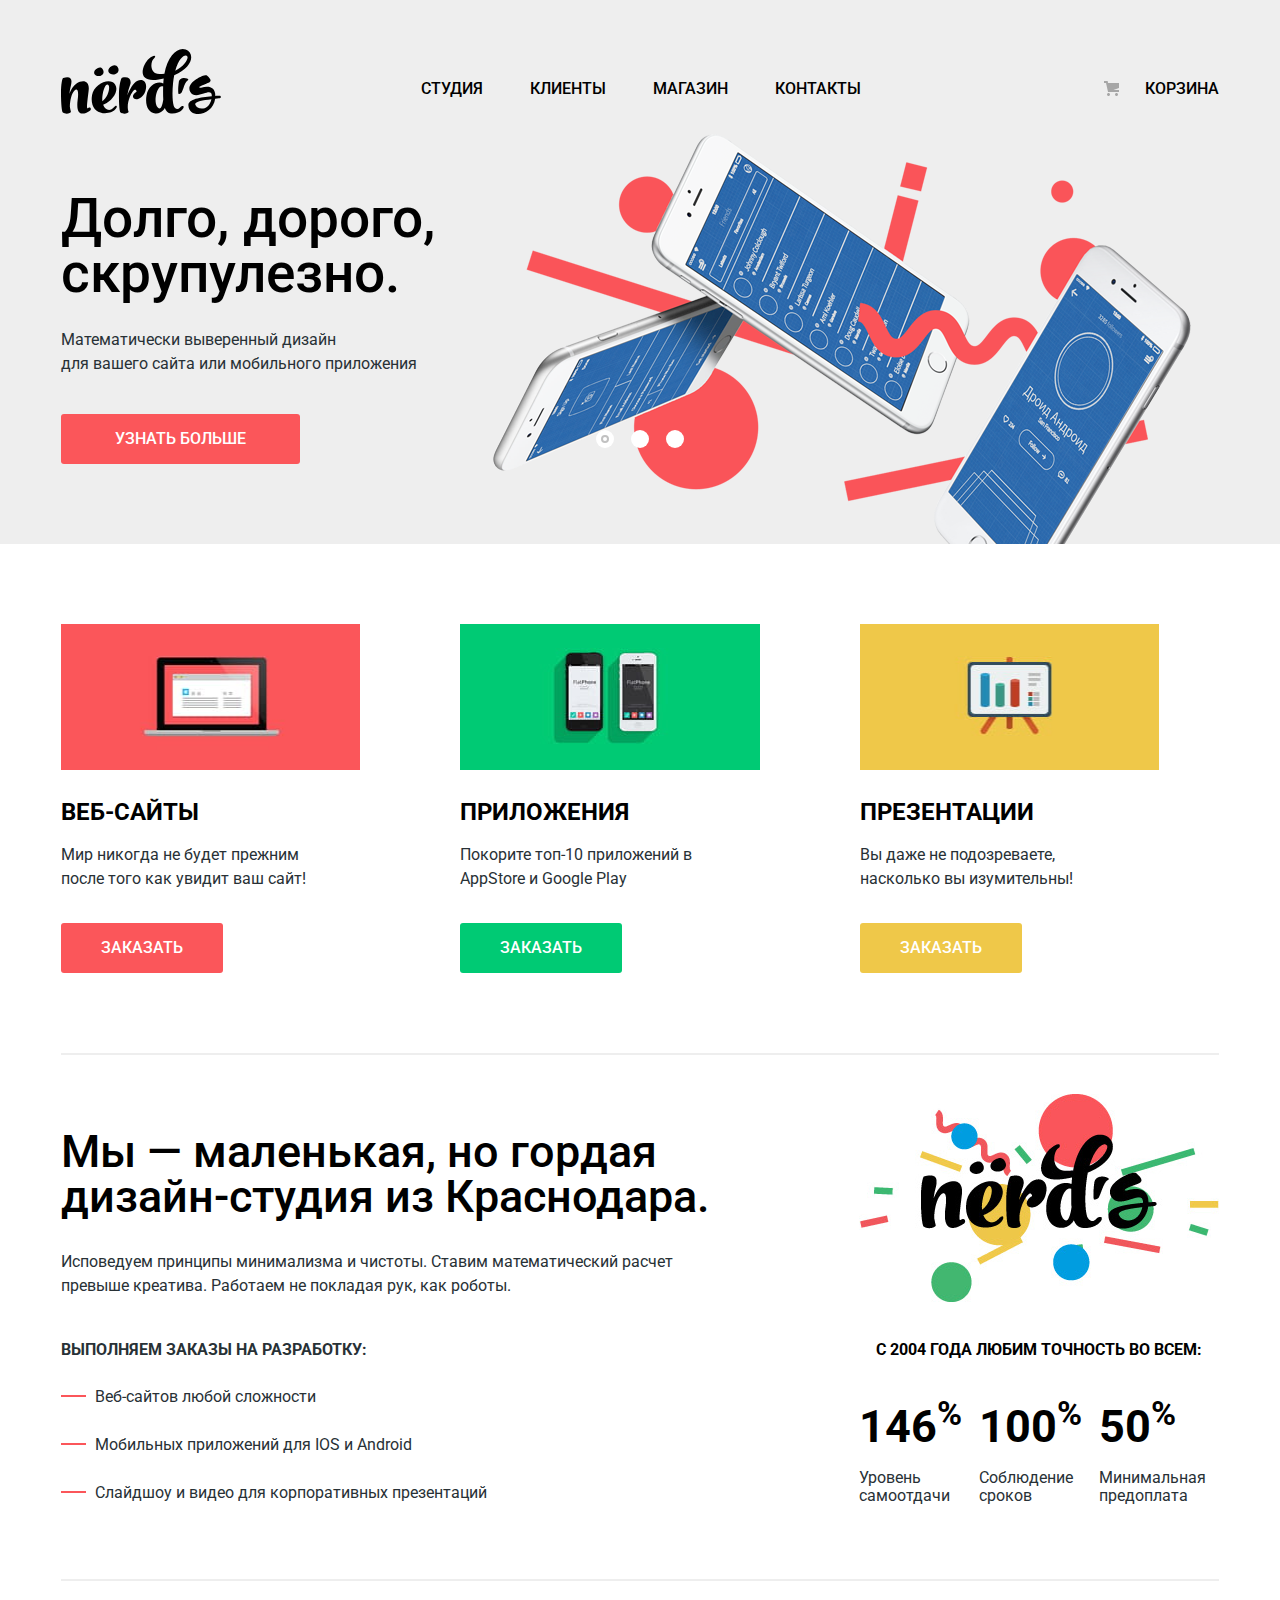
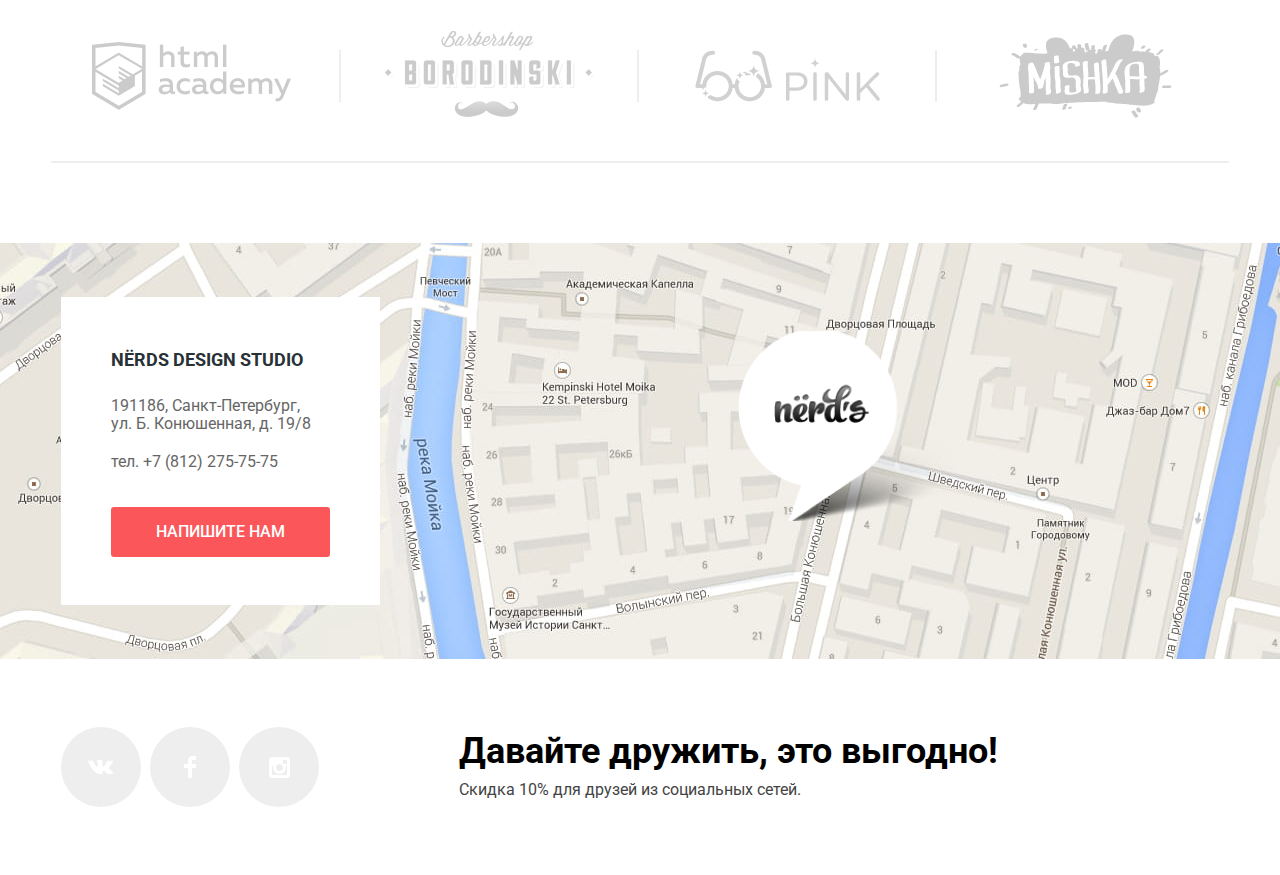
<file: index.html>
<!DOCTYPE html>
<html class="page" lang="ru">

<head>
    <meta charset="utf-8">
    <title>HTML Academy: Нёрдс</title>
    <link href="https://fonts.googleapis.com/css2?family=Roboto:wght@400;500;700&display=swap" rel="stylesheet">
    <link href="css/normalize.min.css" rel="stylesheet">
    <link href="css/style.min.css" rel="stylesheet">
</head>

<body class="page-body">
    <header class="main-header">
        <div class="container">
            <h1 class="visually-hidden">Студия "Nerds"</h1>
            <nav class="main-navigation">
                <a class="main-header-logo">
                    <img src="img/logo.svg" width="160" height="65" alt="Лого сайта">
                </a>
                <ul class="site-navigation">
                    <li><a href="blank.html">Студия</a></li>
                    <li><a href="blank.html">Клиенты</a></li>
                    <li><a href="catalog.html">Магазин</a></li>
                    <li><a href="blank.html">Контакты</a></li>
                </ul>
                <a class="cart" href="blank.html">Корзина</a>
            </nav>
        </div>
    </header>
    <main>
        <section class="features">
            <div class="container">
                <h2 class="visually-hidden">Преимущества</h2>
                <input class="visually-hidden" type="radio" id="product-1" name="toggle" checked>
                <input class="visually-hidden" type="radio" id="product-2" name="toggle">
                <input class="visually-hidden" type="radio" id="product-3" name="toggle">
                <div class="slider-controls">
                    <label for="product-1" aria-label="Первый" tabindex="0"></label>
                    <label for="product-2" aria-label="Второй" tabindex="0"></label>
                    <label for="product-3" aria-label="Третий" tabindex="0"></label>
                </div>
                <ul class="feature-list">
                    <li class="feature-item slide-1">
                        <article>
                            <h3>Долго, дорого,<br> скрупулезно.</h3>
                            <p>
                                Математически выверенный дизайн <br>для вашего сайта или мобильного приложения
                            </p>
                            <a class="button feature-button" href="blank.html">Узнать больше</a>
                        </article>
                    </li>
                    <li class="feature-item slide-2">
                        <article>
                            <h3>Любим математику <br> как никто другой</h3>
                            <p>
                                Никакого креатива, только математические формулы <br> для расчета идеальных пропорций
                            </p>
                            <a class="button feature-button" href="blank.html">Узнать больше</a>
                        </article>
                    </li>
                    <li class="feature-item slide-3">
                        <article>
                            <h3>Только ночь, <br> только хардкор</h3>
                            <p>
                                Работать днем, как все? Мы против этого. <br>Ближе к полуночи работа только
                                начинается.
                            </p>
                            <a class="button feature-button" href="blank.html">Узнать больше</a>
                        </article>
                    </li>
                </ul>
            </div>
        </section>
        <section class="product">
            <div class="container">
                <h2 class="visually-hidden">Ассортимент</h2>
                <ul class="product-list">
                    <li class="product-item">
                        <article>
                            <img src="img/illustration-1.jpg" width="300" height="146" alt="Веб-сайты">
                            <h3>Веб-сайты</h3>
                            <p>Мир никогда не будет прежним<br> после того как увидит ваш сайт!</p>
                            <a class="button product-button web-button" href="blank.html">Заказать</a>
                        </article>
                    </li>
                    <li class="product-item">
                        <article>
                            <img src="img/illustration-2.jpg" width="300" height="146" alt="Приложения">
                            <h3>Приложения</h3>
                            <p>Покорите топ-10 приложений в AppStore и Google Play</p>
                            <a class="button product-button apps-button" href="blank.html">Заказать</a>
                        </article>
                    </li>
                    <li class="product-item">
                        <article>
                            <img src="img/illustration-3.jpg" width="300" height="146" alt="Презентации">
                            <h3>Презентации</h3>
                            <p>Вы даже не подозреваете,<br> насколько вы изумительны!</p>
                            <a class="button product-button presentations-button" href="blank.html">Заказать</a>
                        </article>
                    </li>
                </ul>
            </div>
        </section>
        <section class="info container">
            <h2 class="visually-hidden">Информация о нас</h2>
            <div class="info-more">
                <h3>Мы&nbsp;&mdash; маленькая, но&nbsp;гордая дизайн-студия из&nbsp;Краснодара.</h3>
                <p>
                    Исповедуем принципы минимализма и чистоты. Ставим математический расчет превыше креатива.
                    Работаем не покладая рук, как роботы.
                </p>
                <p>Выполняем заказы на разработку:</p>
                <ul class="info-list">
                    <li class="info-item">
                        Веб-сайтов любой сложности
                    </li>
                    <li class="info-item">
                        Мобильных приложений для IOS и Android
                    </li>
                    <li class="info-item">
                        Слайдшоу и видео для корпоративных презентаций
                    </li>
                </ul>
            </div>
            <div class="info-features">
                <p>С 2004 года любим точность во всем:</p>
                <dl>
                    <dt>146<sup>%</sup></dt>
                    <dd>Уровень самоотдачи</dd>
                    <dt>100<sup>%</sup></dt>
                    <dd>Соблюдение сроков</dd>
                    <dt>50<sup>%</sup></dt>
                    <dd>Минимальная предоплата</dd>
                </dl>
            </div>
        </section>
        <section class="partners container">
            <h2 class="visually-hidden">Партнеры</h2>
            <ul class="partner-list">
                <li class="partner-item">
                    <a class="partner-item-link" href="https://htmlacademy.ru/intensive/htmlcss">
                        <img src="img/htmlacademy.png" width="199" height="68" alt="Cайт Htmlacademy">
                    </a>
                </li>
                <li class="partner-item">
                    <a class="partner-item-link" href="blank.html">
                        <img src="img/borodinski.png" width="209" height="90" alt="Сайт Barbershop">
                    </a>
                </li>
                <li class="partner-item">
                    <a class="partner-item-link" href="blank.html">
                        <img src="img/pink.png" width="185" height="52" alt="Сайт Pink">
                    </a>
                </li>
                <li class="partner-item">
                    <a class="partner-item-link" href="blank.html">
                        <img src="img/mishka.png" width="173" height="84" alt="Сайт Mishka">
                    </a>
                </li>
            </ul>
        </section>
    </main>

    <footer class="main-footer">
        <section class="footer-contacts">
            <h2 class="visually-hidden"> Местонахождение </h2>
            <div class="container">
                <article class="footer-address">
                    <h2 class="visually-hidden">Наши контакты</h2>
                    <span class="footer-title"> Nёrds design studio </span>
                    <address class="address">
                        191186, Санкт-Петербург,<br>
                        ул. Б. Конюшенная, д. 19/8
                    </address>
                    <a class="phone" href="tel:+78122757575">
                        тел. +7 (812) 275-75-75
                    </a>
                    <a class="button button-mail" href="blank.html">Напишите нам </a>
                </article>
            </div>
            <div class="footer-map">
                <iframe src="https://yandex.ru/map-widget/v1/-/CCQhFKvlTB" width="1440" height="416" allowfullscreen
                    title="Офис компании по адресу ул. Большая Конюшенная 19/8, г.Санкт-Петербург">
                </iframe>
                <p>
                    <img src="img/map.jpg" width="1440" height="416"
                        alt="Офис компании по адресу ул. Большая Конюшенная 19/8, г.Санкт-Петербур">
                </p>
            </div>
        </section>

        <div class="contact-social container">
            <ul class="footer-socials">
                <li class="footer-socials-list">
                    <a class="social-button" href="blank.html" aria-label="Вконтакте">
                        <img src="img/vk-icon.svg" width="26" height="15" alt="Вконтакте">
                    </a>
                </li>
                <li class="footer-socials-list">
                    <a class="social-button" href="blank.html" aria-label="Фейсбук">
                        <img src="img/fb-icon.svg" width="12" height="22" alt="Фейсбук">
                    </a>
                </li>
                <li class="footer-socials-list">
                    <a class="social-button" href="blank.html" aria-label="Инстаграм">
                        <img src="img/insta-icon.svg" width="21" height="21" alt="Инстаграм">
                    </a>
                </li>
            </ul>
            <div class="friends-offer">
                <p>Давайте дружить, это выгодно!</p>
                <p class="friends-sale">Скидка 10% для друзей из социальных сетей.</p>
            </div>
        </div>
    </footer>
    <section class="popup">
        <h2 class="popup-title">Напишите нам</h2>
        <form class="popup-form" action="https://echo.htmlacademy.ru" method="post">
            <div class="popup-info">
                <p>
                    <label for="name">Ваше имя:</label>
                    <input class="name-user" id="name" type="text" name="name" placeholder="Имя Фамилия">
                </p>
                <p>
                    <label for="email">Ваш email:</label>
                    <input class="user-email" id="email" type="email" name="email" placeholder="email@example.com">
                </p>
            </div>
            <p>
                <label for="message">Текст письма:</label>
                <textarea class="user-message" id="message" name="message" placeholder="В свободной форме"></textarea>
            </p>
            <button type="submit" class="button popup-button">Отправить</button>
        </form>
        <button type="button" class="popup-close" aria-label="Закрыть"></button>
    </section>

    <script src="js/modal.min.js"></script>

</body>

</html>
</file>
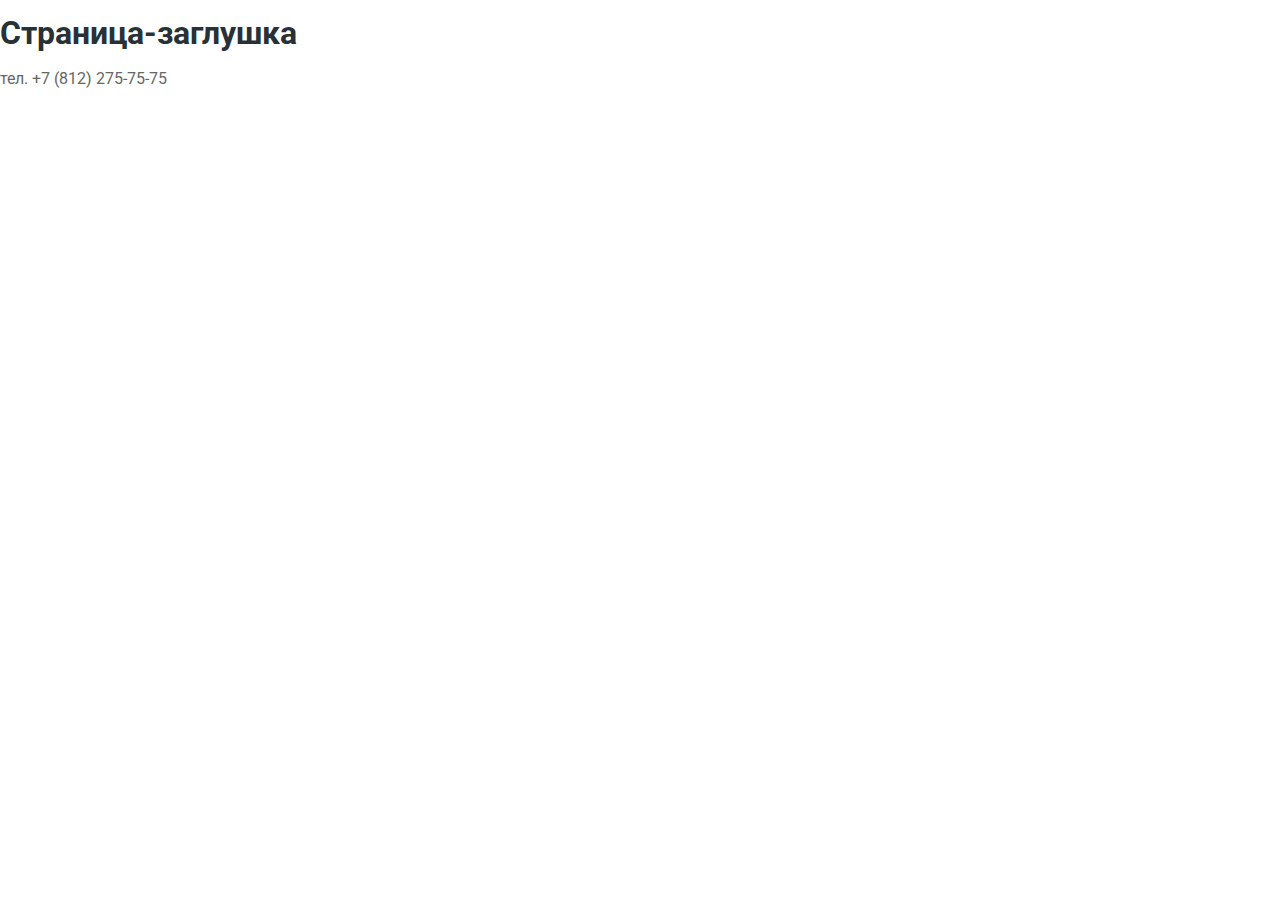
<file: blank.html>
<!DOCTYPE html>
<html lang="ru">

<head>
  <meta charset="utf-8">
  <title>HTML Academy: Нёрдс</title>
  <link href="https://fonts.googleapis.com/css2?family=Roboto:wght@400;500;700&display=swap" rel="stylesheet">
  <link href="css/normalize.min.css" rel="stylesheet">
  <link href="css/style.min.css" rel="stylesheet">
</head>

<body>
  <h1>Страница-заглушка</h1>
  <a class="phone" href="tel:+78122757575">
    тел. +7 (812) 275-75-75
</a>
</body>

</html>
</file>
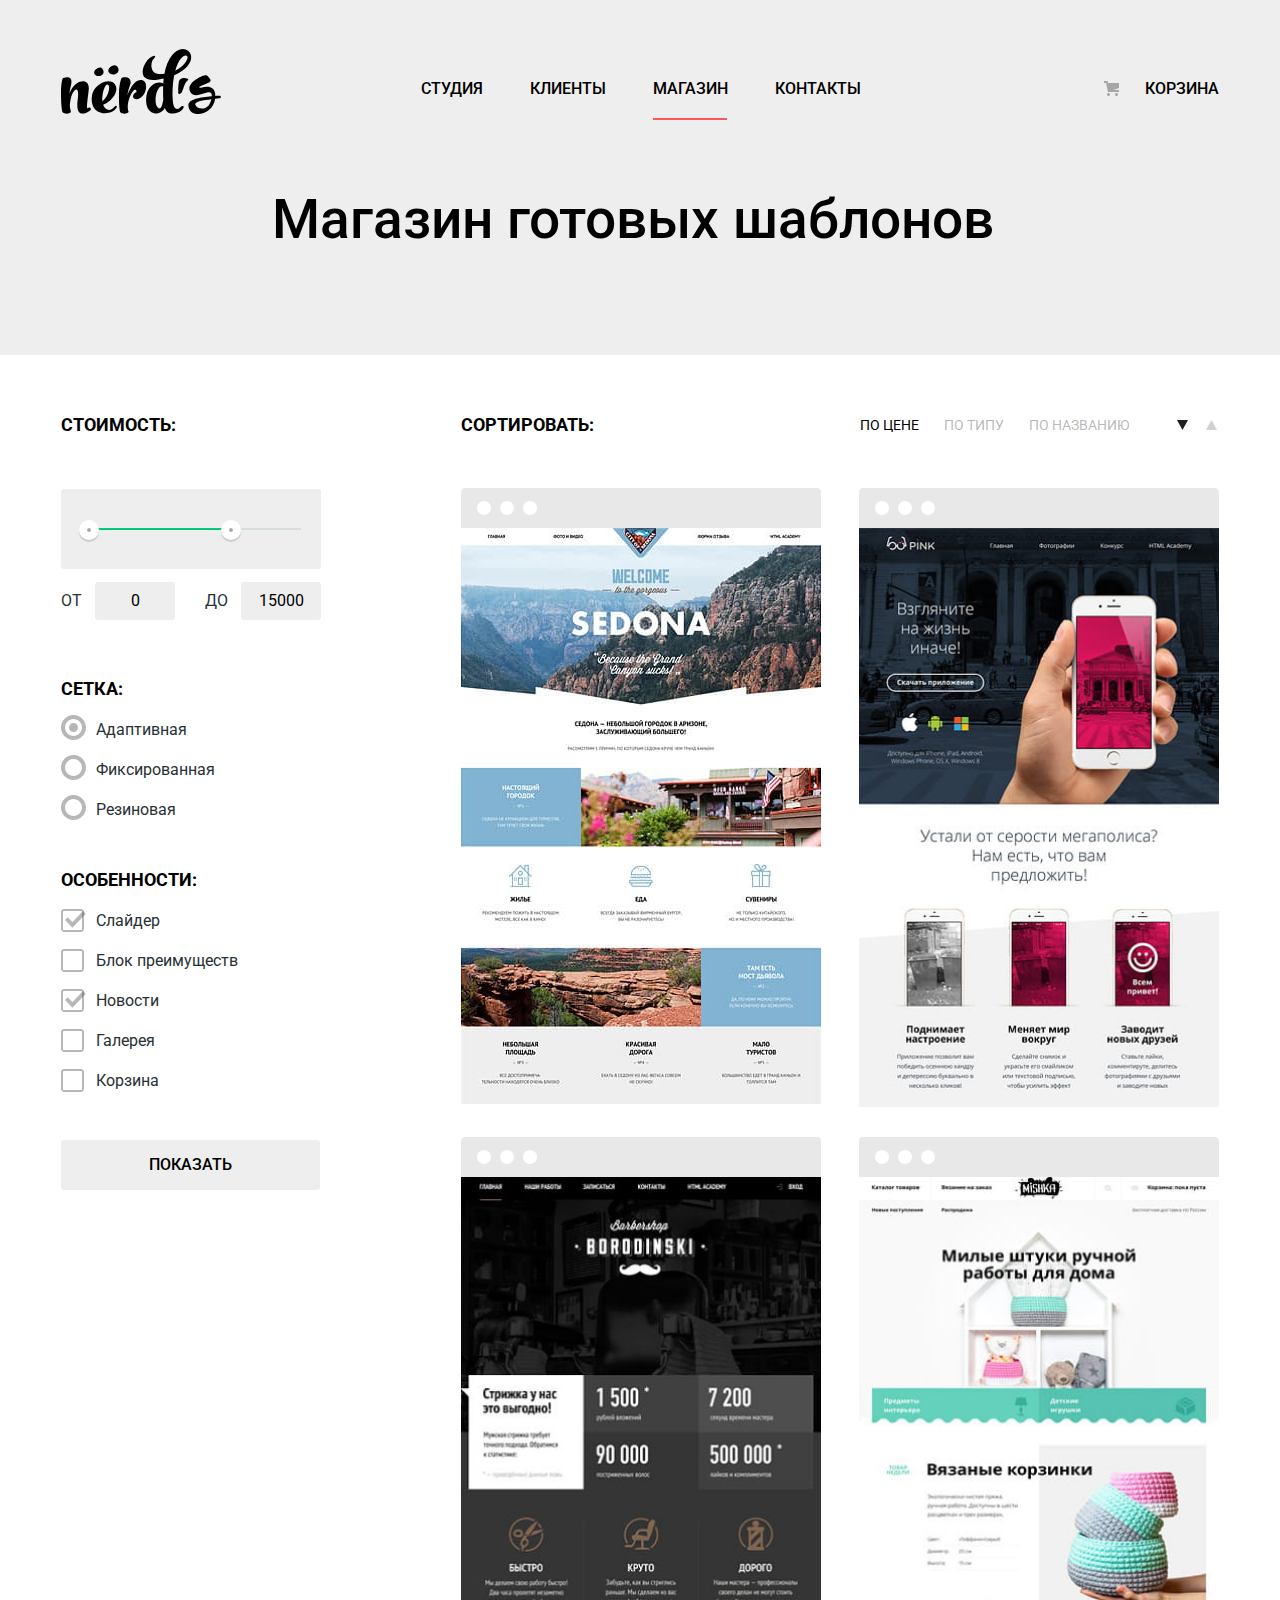
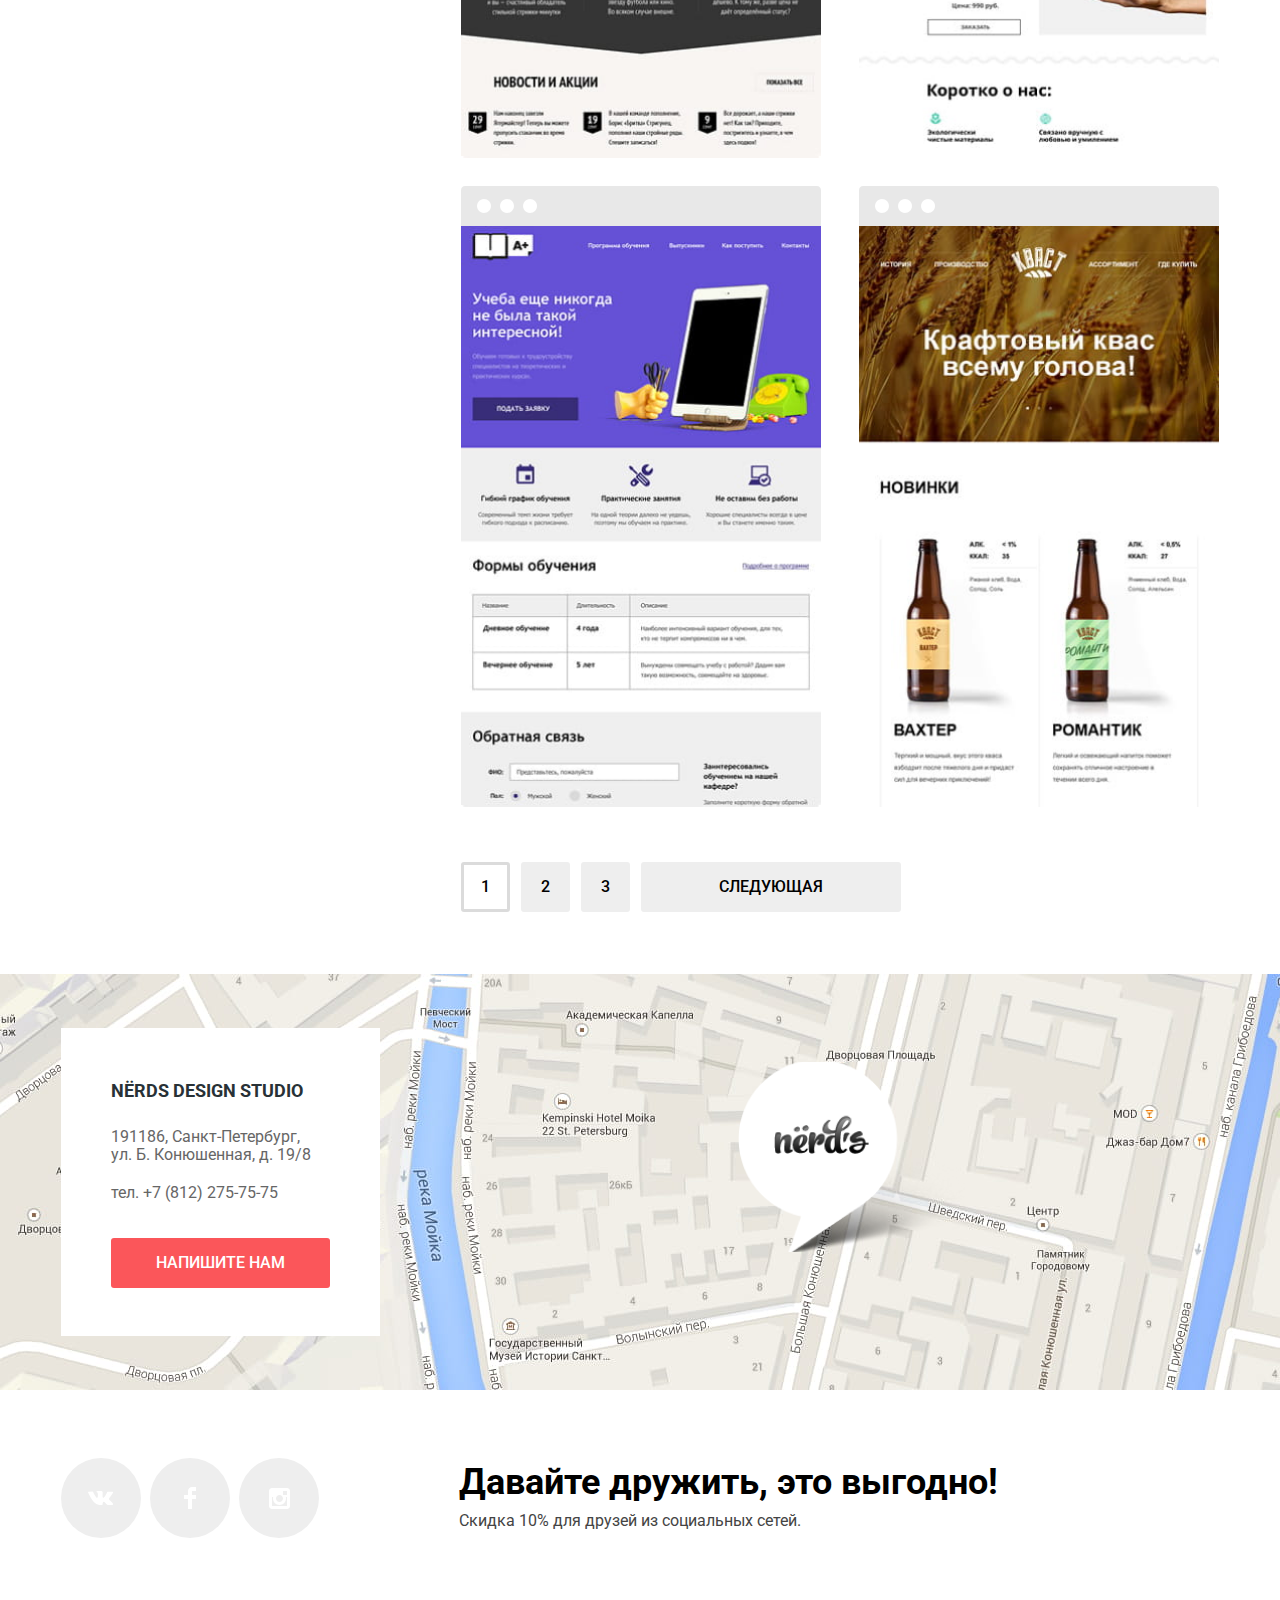
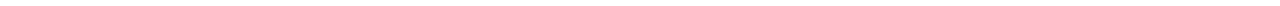
<file: catalog.html>
<!DOCTYPE html>
<html class="page" lang="ru">

<head>
    <meta charset="utf-8">
    <title>HTML Academy: Нёрдс</title>
    <link href="https://fonts.googleapis.com/css2?family=Roboto:wght@400;500;700&display=swap" rel="stylesheet">
    <link href="css/normalize.min.css" rel="stylesheet">
    <link href="css/style.min.css" rel="stylesheet">
</head>

<body class="page-body">
    <header class="main-header">
        <div class="container">
            <nav class="main-navigation">
                <a class="main-header-logo current-logo" href="index.html">
                    <img src="img/logo.svg" width="160" height="65" alt="Лого сайта">
                </a>
                <ul class="site-navigation">
                    <li><a href="blank.html">Студия</a></li>
                    <li><a href="blank.html">Клиенты</a></li>
                    <li><a class="current" href="catalog.html">Магазин</a></li>
                    <li><a href="blank.html">Контакты</a></li>
                </ul>
                <a class="cart" href="blank.html">Корзина</a>
            </nav>
            <h1>Магазин готовых шаблонов</h1>
        </div>
    </header>
    <main class="container">
        <section class="page-catalog">
            <h2 class="visually-hidden">Фильтр товаров</h2>
            <form class="filter" action="https://echo.htmlacademy.ru" method="get">
                <fieldset class="filter-item">
                    <legend>Стоимость:</legend>
                    <div class="range-filter">
                        <div class="range-controls">
                            <div class="scale">
                                <div class="bar"></div>
                            </div>
                            <div class="toggle toggle-min" tabindex="0"></div>
                            <div class="toggle toggle-max" tabindex="0"></div>
                        </div>
                    </div>
                    <div class="price-controls">
                        <label class="min-price">
                            от <input type="number" name="min-price" value="0">
                        </label>
                        <label class="max-price">
                            до <input type="number" name="max-price" value="15000">
                        </label>
                    </div>
                </fieldset>
                <fieldset class="filter-grid">
                    <legend>Сетка:</legend>
                    <ul>
                        <li class="filter-option">
                            <input class="visually-hidden filter-input-radio" type="radio" name="grid" value="adaptive"
                                id="filter-adaptive" checked>
                            <label for="filter-adaptive">Адаптивная</label>
                        </li>
                        <li class="filter-option">
                            <input class="visually-hidden filter-input-radio" type="radio" name="grid" value="fixed"
                                id="filter-fixed">
                            <label for="filter-fixed">Фиксированная</label>
                        </li>
                        <li class="filter-option">
                            <input class="visually-hidden filter-input-radio" type="radio" name="grid" value="unfixed"
                                id="filter-unfixed">
                            <label for="filter-unfixed">Резиновая</label>
                        </li>
                    </ul>
                </fieldset>
                <fieldset class="filter-features">
                    <legend>Особенности:</legend>
                    <ul>
                        <li class="filter-option">
                            <input class="visually-hidden filter-input-checkbox" type="checkbox" name="slide"
                                id="filter-slide" checked>
                            <label for="filter-slide">Слайдер</label>
                        </li>
                        <li class="filter-option">
                            <input class="visually-hidden filter-input-checkbox" type="checkbox" name="advantages"
                                id="filter-advantages">
                            <label for="filter-advantages">Блок преимуществ</label>
                        </li>
                        <li class="filter-option">
                            <input class="visually-hidden filter-input-checkbox" type="checkbox" name="news"
                                id="filter-news" checked>
                            <label for="filter-news">Новости</label>
                        </li>
                        <li class="filter-option">
                            <input class="visually-hidden filter-input-checkbox" type="checkbox" name="gallery"
                                id="filter-gallery">
                            <label for="filter-gallery">Галерея</label>
                        </li>
                        <li class="filter-option">
                            <input class="visually-hidden filter-input-checkbox" type="checkbox" name="basket"
                                id="filter-basket">
                            <label for="filter-basket">Корзина</label>
                        </li>
                    </ul>
                </fieldset>
                <button type="submit" class="button filter-button">Показать</button>
            </form>
            <div class="catalog">
                <div class="sort-catalog">
                    <p>Сортировать:</p>
                    <ul class="sort-list">
                        <li class="sort-item sort-item-current">
                            <a href="#">по&nbsp;цене</a>
                        </li>
                        <li class="sort-item">
                            <a href="#">по&nbsp;типу</a>
                        </li>
                        <li class="sort-item">
                            <a href="#">по&nbsp;названию</a>
                        </li>
                    </ul>
                    <ul class="sort-list-up-down">
                        <li class="sort-item-down">
                            <a class="sort-list-up-down-link sort-list-up-down-link-current" href="#">
                                <img src="img/icon-down-dir.svg" width="11" height="10" alt="=Кнопка сортировки">
                            </a>
                        </li>
                        <li class="sort-item-up">
                            <a class="sort-list-up-down-link" href="#">
                                <img src="img/icon-down-dir.svg" width="11" height="10" alt="Кнопка сортировки">
                            </a>
                        </li>
                    </ul>
                </div>
                <ul class="catalog-list">
                    <li class="catalog-item" tabindex="0">
                        <article>
                            <img src="img/sedona.jpg" width="360" height="580" alt="макет Sedona">
                            <div class="layout-info">
                                <a class="layout-info-link" href="blank.html">
                                    <h3>Sedona</h3>
                                </a>
                                <p>Информационный сайт<br>для туристов</p>
                                <a class="button button-price" href="blank.html">9 900 <span>&#8381;</span>
                                </a>
                            </div>
                        </article>
                    </li>
                    <li class="catalog-item" tabindex="0">
                        <article>
                            <img src="img/pink.jpg" width="360" height="580" alt="макет Pink">
                            <div class="layout-info">
                                <a class="layout-info-link" href="blank.html">
                                    <h3>Pink App</h3>
                                </a>
                                <p>Продуктовый лендинг<br> приложения для iOS и Android</p>
                                <a class="button button-price" href="blank.html">9 900 <span>&#8381;</span>
                                </a>
                            </div>
                        </article>
                    </li>
                    <li class="catalog-item" tabindex="0">
                        <article>
                            <img src="img/borodinski.jpg" width="360" height="578" alt="макет Barbershop">
                            <div class="layout-info">
                                <a class="layout-info-link" href="blank.html">
                                    <h3>Barbershop</h3>
                                </a>
                                <p>Сайт салона красоты. <br>Для мужчин, да.</p>
                                <a class="button button-price" href="blank.html">9 900 <span>&#8381;</span>
                                </a>
                            </div>
                        </article>
                    </li>
                    <li class="catalog-item" tabindex="0">
                        <article>
                            <img src="img/mishka.jpg" width="360" height="578" alt="макет Mishka">
                            <div class="layout-info">
                                <a class="layout-info-link" href="blank.html">
                                    <h3>Mishka</h3>
                                </a>
                                <p>Интернет-магазин <br>вязаных игрушек</p>
                                <a class="button button-price" href="blank.html">9 900 <span>&#8381;</span>
                                </a>
                            </div>
                        </article>
                    </li>
                    <li class="catalog-item" tabindex="0">
                        <article>
                            <img src="img/aplus.jpg" width="360" height="580" alt="макет A Plus">
                            <div class="layout-info">
                                <a class="layout-info-link" href="blank.html">
                                    <h3>A Plus</h3>
                                </a>
                                <p>Лендинг курсов повышения <br>квалификации</p>
                                <a class="button button-price" href="blank.html">9 900 <span>&#8381;</span>
                                </a>
                            </div>
                        </article>
                    </li>
                    <li class="catalog-item" tabindex="0">
                        <article>
                            <img src="img/kvas.jpg" width="360" height="580" alt="макет Кваст">
                            <div class="layout-info">
                                <a class="layout-info-link" href="blank.html">
                                    <h3>Кваст</h3>
                                </a>
                                <p>Промо-сайт производителя<br> крафтового кваса</p>
                                <a class="button button-price" href="blank.html">9 900 <span>&#8381;</span>
                                </a>
                            </div>
                        </article>
                    </li>
                </ul>
                <ul class="pagination-list">
                    <li class="pagination-item pagination-item-current">
                        <a>1</a>
                    </li>
                    <li class="pagination-item">
                        <a href="blank.html">2</a>
                    </li>
                    <li class="pagination-item">
                        <a href="blank.html">3</a>
                    </li>
                    <li class="pagination-item pagination-item-next">
                        <a href="blank.html">Следующая</a>
                    </li>
                </ul>
            </div>
        </section>
    </main>
    <footer class="main-footer">
        <section class="footer-contacts">
            <h2 class="visually-hidden">
                Местонахождение
            </h2>
            <div class="container">
                <article class="footer-address">
                    <h2 class="visually-hidden">
                        Наши контакты
                    </h2>
                    <span class="footer-title">
                        Nёrds design studio
                    </span>
                    <address class="address">
                        191186, Санкт-Петербург,<br>
                        ул. Б. Конюшенная, д. 19/8
                    </address>
                    <a class="phone" href="tel:+78122757575">
                        тел. +7 (812) 275-75-75
                    </a>
                    <a class="button button-mail" href="blank.html">
                        Напишите нам
                    </a>
                </article>
            </div>
            <div class="footer-map">
                <iframe src="https://yandex.ru/map-widget/v1/-/CCQhFKvlTB" width="1440" height="416" allowfullscreen
                    title="Офис компании по адресу ул. Большая Конюшенная 19/8, г.Санкт-Петербург">
                </iframe>
                <p>
                    <img src="img/map.jpg" width="1440" height="416"
                        alt="Офис компании по адресу ул. Большая Конюшенная 19/8, г.Санкт-Петербург">
                </p>
            </div>
        </section>

        <div class="contact-social container">
            <ul class="footer-socials">
                <li class="footer-socials-list">
                    <a class="social-button" href="blank.html" aria-label="Вконтакте">
                        <img src="img/vk-icon.svg" width="26" height="15" alt="Вконтакте">
                    </a>
                </li>
                <li class="footer-socials-list">
                    <a class="social-button" href="blank.html" aria-label="Фейсбук">
                        <img src="img/fb-icon.svg" width="12" height="22" alt="Фейсбук">
                    </a>
                </li>
                <li class="footer-socials-list">
                    <a class="social-button" href="blank.html" aria-label="Инстаграм">
                        <img src="img/insta-icon.svg" width="21" height="21" alt="Инстаграм">
                    </a>
                </li>
            </ul>
            <div class="friends-offer">
                <p>Давайте дружить, это выгодно!</p>
                <p class="friends-sale">Скидка 10% для друзей из социальных сетей.</p>
            </div>
        </div>
    </footer>
    <section class="popup">
        <h2 class="popup-title">Напишите нам</h2>
        <form class="popup-form" action="https://echo.htmlacademy.ru" method="post">
            <div class="popup-info">
                <p>
                    <label for="name">Ваше имя:</label>
                    <input class="name-user" id="name" type="text" name="name" placeholder="Имя Фамилия">
                </p>
                <p>
                    <label for="email">Ваш email:</label>
                    <input class="user-email" id="email" type="email" name="email" placeholder="email@example.com">
                </p>
            </div>
            <p>
                <label for="message">Текст письма:</label>
                <textarea class="user-message" id="message" name="message" placeholder="В свободной форме"></textarea>
            </p>
            <button type="submit" class="button popup-button">Отправить</button>
        </form>
        <button type="button" class="popup-close" aria-label="Закрыть"></button>
    </section>

    <script src="js/modal.min.js"></script>
</body>

</html>
</file>
<file: css/style.min.css>
@keyframes bounce{0%{transform:translateY(-2000px)}70%{transform:translateY(30px)}90%{transform:translateY(-10px)}to{transform:translateY(0)}}@keyframes shake{0%,to{transform:translateX(0)}10%,30%,50%,70%,90%{transform:translateX(-10px)}20%,40%,60%,80%{transform:translateX(10px)}}:root{--basic-black: #000000;--shadow-black-15: rgba(0, 0, 0, 0.15);--shadow-black-25: rgba(0, 0, 0, 0.25);--basic-black-30: rgba(0, 0, 0, 0.3);--basic-black-60: rgba(0, 0, 0, 0.6);--shadow-black-40: rgba(0, 0, 0, 0.4);--basic-brown-50: rgba(68, 68, 68, 0.5);--button-active-shadow: rgba(0, 1, 1, 0.1);--basic-sort-link: #231f20;--basic-brown: #444444;--basic-dark: #283136;--basic-dark-gray: #666666;--gray-hover: #dfdfdf;--gray-active: #d5d5d5;--basic-gray: #eeeeee;--gray-scale: #d7dcdf;--gray-border: #d7dcde;--basic-white: #ffffff;--border-button: #c1c1c1;--basic-gray-toggle: #ababab;--basic-gray-border: #dbdbdb;--border-hover: #b4b9bb;--basic-white-30: rgba(255, 255, 255, 0.3);--special-red: #fb565a;--red-hover: #e74246;--red-active: #d7373b;--special-green: #00ca74;--green-hover: #00bc6c;--green-active: #00aa62;--special-yellow: #efc849;--yellow-hover: #eab534;--yellow-active: #e5a722}body{min-width:1178px;margin:0;padding:0;font-family:"Roboto","Arial",sans-serif;font-size:16px;line-height:24px;font-weight:400;color:var(--basic-dark)}a{text-decoration:none}img{max-width:100%;height:auto}.visually-hidden{position:absolute;width:1px;height:1px;margin:-1px;border:0;padding:0;clip:rect(0 0 0 0);overflow:hidden}.page{height:100%}.page-body{min-height:100%;display:grid;grid-template-rows:min-content 1fr min-content;align-content:start}.container{width:1158px;margin:0 auto;padding:0 10px}.main-header{padding-top:48px;background-color:var(--basic-gray)}.main-navigation{width:100%;display:grid;grid-template-columns:160px 1fr 158px;align-items:center;margin:0 0 5px}.main-header-logo{width:160px}.current-logo img:active{opacity:.3}.site-navigation{width:440px;display:grid;grid-template-columns:repeat(4,1fr);column-gap:47px;margin:0;list-style:none;justify-self:center;padding:8px 0 0}.cart{max-width:158px;padding-left:38px;position:relative;justify-self:end;padding-top:8px}.cart::before{content:"";position:absolute;width:15px;height:15px;background-image:url(../img/cart-icon.svg);background-repeat:no-repeat;background-position:0 0;top:15px;left:-3px}.cart,.site-navigation a{font-size:16px;line-height:30px;font-weight:500;text-transform:uppercase;color:var(--basic-black)}.cart:focus,.cart:hover,.layout-info-link:focus h3,.layout-info-link:hover h3,.site-navigation a:focus,.site-navigation a:hover{color:var(--special-red)}.cart:active,.layout-info-link:active h3,.site-navigation a:active{color:var(--basic-black-30)}.current,.features{position:relative}.current::after{content:"";position:absolute;width:74px;height:2px;background-color:var(--special-red);left:0;bottom:-22px}.feature-item h3,.main-header h1{font-weight:500;font-size:55px;line-height:55px;color:var(--basic-black)}.main-header h1{text-align:center;margin:0;padding:66px 15px 108px 0}.features{background-color:var(--basic-gray);margin-bottom:80px}.feature-list{list-style:none;margin:0;padding:0}.feature-item h3{max-width:538px;margin:0 0 37px}.feature-item{display:none;padding:65px 0 80px}.feature-item p{margin:0 0 26px;max-width:420px}.slider-controls{position:absolute;bottom:96px;left:50%;transform:translateX(-50%);width:88px;display:flex;justify-content:space-between}.slider-controls label{display:inline-block;vertical-align:top;width:18px;height:18px;background-color:var(--basic-white);border:0;border-radius:50%;cursor:pointer;position:relative}#product-1:checked~.slider-controls label:nth-of-type(1)::after,#product-2:checked~.slider-controls label:nth-of-type(2)::after,#product-3:checked~.slider-controls label:nth-of-type(3)::after{content:"";position:absolute;left:5px;bottom:5px;width:4px;height:4px;background-color:var(--basic-white);border:2px solid var(--border-button);border-radius:50%}.slide-1{background-image:url(../img/slide-1.png);background-repeat:no-repeat;background-position:100% -10px}#product-1:checked~.feature-list .slide-1,#product-2:checked~.feature-list .slide-2,#product-3:checked~.feature-list .slide-3{display:block}.slide-1 h3{margin-bottom:27px}.slide-1 p{margin-bottom:38px}.slide-2,.slide-3{background-image:url(../img/slide-2.png);background-repeat:no-repeat;background-position:100% -10px}.slide-3{background-image:url(../img/slide-3.png);background-position:100% -13px}.product{margin-bottom:50px}.product-list{display:grid;grid-template-columns:repeat(3,1fr);column-gap:100px;padding:0;margin:0;list-style:none}.product-list:last-child{padding-right:60px}.product-item{padding-bottom:30px}.product-item img{width:300px;height:146px;margin-bottom:20px}.button,.product-item h3{font-weight:700;font-size:24px;line-height:30px;text-transform:uppercase;margin:0 0 16px;color:var(--basic-black)}.product-item p{margin:0 0 32px}.button{display:inline-block;vertical-align:top;font-weight:500;font-size:16px;line-height:18px;text-align:center;color:var(--basic-white);background-color:var(--special-red);border:0;border-radius:3px;padding:0;margin:0}.button:focus,.button:hover{background-color:var(--red-hover)}.button:active{color:var(--basic-white-30);background-color:var(--red-active)}.feature-button{padding:16px 54px}.product-button{padding:16px 40px}.apps-button{background-color:var(--special-green)}.apps-button:focus,.apps-button:hover{background-color:var(--green-hover)}.apps-button:active{color:var(--basic-white-30);background-color:var(--green-active)}.presentations-button{background-color:var(--special-yellow)}.presentations-button:focus,.presentations-button:hover{background-color:var(--yellow-hover)}.presentations-button:active{color:var(--basic-white-30);background-color:var(--yellow-active)}.info{display:flex;justify-content:space-between;padding:74px 0;border-top:2px solid var(--basic-gray);border-bottom:2px solid var(--basic-gray)}.info-more{width:660px}.info-more h3{font-weight:500;font-size:45px;line-height:45px;color:var(--basic-black);margin:0}.info-more p{margin-top:31px}.info-more p:last-of-type{font-weight:700;text-transform:uppercase;margin:40px 0 23px}.info-list{list-style:none;padding:0;margin:0}.info-item{padding-left:34px;padding-bottom:24px;position:relative}.info-item::before{content:"";position:absolute;width:25px;height:2px;background-color:var(--special-red);left:0;top:10px}.info-item:last-child{padding-bottom:0}.info-features{width:360px;position:relative;display:flex;flex-wrap:wrap;flex-direction:column;justify-content:flex-end}.info-features::before{content:"";position:absolute;width:360px;height:208px;background-image:url(../img/illustration-4.png);background-repeat:no-repeat;right:0;top:-35px}.info-features dt,.info-features p{font-weight:700;color:var(--basic-black)}.info-features p{text-transform:uppercase;text-align:center}.info-features dl{display:grid;grid-template-columns:repeat(3,1fr);grid-template-rows:auto 1fr;margin:0}.info-features dt{font-size:45px;line-height:64px;grid-row:1/2;padding-top:17px}.info-features dd{line-height:18px;margin:0;padding-top:10px}.partners{margin-bottom:80px;border-bottom:2px solid var(--basic-gray);min-height:180px}.partner-item,.partner-list{display:flex;align-items:center}.partner-list{flex-wrap:wrap;margin:0;list-style:none;padding:50px 0 0}.partner-item{margin-left:38px;width:260px;position:relative;justify-content:center;height:100%}.partner-item:not(:nth-child(4n))::after{content:"";position:absolute;right:-20px;width:2px;height:52px;background-color:var(--basic-gray)}.partner-item:nth-last-child(4n){margin:0}.partner-item-link{display:flex;justify-content:center}.partner-item img,.sort-list-up-down img{opacity:.2}.partner-item img:hover,.partner-item-link:focus img{opacity:1}.partner-item img:active{opacity:.1}.page-catalog{display:grid;grid-template-columns:260px 1fr;align-content:start}.filter{width:260px;margin-top:55px}.filter fieldset{padding:0;margin:0;border:0}.filter .filter-item{margin-bottom:54px}.range-filter{width:260px;margin-top:49px}.range-controls{position:relative;height:41px;margin-bottom:13px;padding-top:39px;padding-right:20px;padding-left:20px;background-color:var(--basic-gray);border-radius:3px}.range-controls .scale{height:2px;background:var(--gray-scale)}.range-controls .bar{width:70%;height:2px;background:var(--special-green)}.range-controls .toggle{position:absolute;top:31px;left:0;width:4px;height:4px;padding:0;border:8px solid var(--basic-white);background-color:var(--basic-gray-toggle);border-radius:50%;box-shadow:0 2px 1px var(--shadow-black-15);cursor:pointer}.range-controls .toggle-min{left:18px}.range-controls .toggle-max{left:160px}.price-controls{display:flex;justify-content:space-between}.price-controls label{text-transform:uppercase;line-height:22px}.price-controls input{width:60px;padding:10px;margin-left:9px;text-align:center;border:0;border-radius:3px;background:var(--basic-gray);font-family:inherit;font-size:inherit}.price-controls input[type=number]::-webkit-inner-spin-button,.price-controls input[type=number]::-webkit-outer-spin-button{-webkit-appearance:none;margin:0}.price-controls input[type=number]{-moz-appearance:textfield}.filter legend{font-weight:700;font-size:18px;line-height:30px;text-transform:uppercase;color:var(--basic-black)}.filter ul{padding:0;margin:16px 0 0;list-style:none;line-height:19px}.filter-option{margin-bottom:21px;padding-left:35px}.filter-option label{position:relative;display:block;cursor:pointer;user-select:none}.filter-option:last-child{margin-bottom:0}.filter .filter-grid{margin-bottom:46px}.filter .filter-features{margin-bottom:50px}.filter-button{color:var(--basic-black);background-color:var(--basic-gray);padding:16px 88px;margin-bottom:40px}.filter-button:focus,.filter-button:hover,.pagination-item a:focus,.pagination-item a:hover{background-color:var(--gray-hover)}.filter-button:active,.pagination-item a:active{background-color:var(--gray-active);color:var(--basic-black-30)}.filter-input-checkbox:focus+label::before,.filter-input-radio:focus+label::before{outline:-webkit-focus-ring-color auto 1px;outline-offset:1px;opacity:1}.filter-input-checkbox:focus+label::after,.filter-input-radio:focus+label::after{opacity:1}.filter-input-radio+label:hover::before{opacity:1}.filter-input-checkbox+label::before{content:"";position:absolute;left:-35px;top:-2px;width:23px;height:23px;background-image:url(../img/checkbox-off.svg);opacity:.4;background-repeat:no-repeat}.filter-input-checkbox:checked+label::after{content:"";position:absolute;left:-31px;width:23px;height:23px;background-image:url(../img/checkbox-on.svg);opacity:.4;background-repeat:no-repeat}.filter-input-checkbox+label:focus::before,.filter-input-checkbox+label:hover::before{opacity:1}.filter-input-checkbox:checked+label:hover::after,.filter-input-radio:checked+label:hover::after{opacity:1}.filter input:disabled+label{opacity:.3}.filter-input-checkbox:disabled+label::after,.filter-input-checkbox:disabled+label::before{opacity:.1}.filter-input-radio+label::before{content:"";position:absolute;left:-35px;top:-5px;width:25px;height:25px;background-image:url(../img/radio-off.svg);opacity:.4;background-repeat:no-repeat}.filter-input-radio:checked+label::after{content:"";position:absolute;left:-27px;top:3px;width:9px;height:9px;background-image:url(../img/radio-on.svg);opacity:.4;background-repeat:no-repeat}.filter-input-radio+label:focus::after{outline:inherit}.filter-input-checkbox:disabled+label:hover::after,.filter-input-radio:disabled+label::after,.filter-input-radio:disabled+label::before,.filter-input-radio:disabled+label:hover::after{opacity:.1}.sort-catalog,.sort-list{display:flex;flex-wrap:wrap}.sort-catalog{margin-top:55px;margin-bottom:48px}.sort-catalog p{font-weight:700;font-size:18px;line-height:30px;text-transform:uppercase;color:var(--basic-black);margin:0 266px 0 0}.sort-list{align-items:center;padding:0;margin:0;list-style:none}.sort-item:not(:last-child){margin-right:25px}.sort-list-up-down{display:flex;list-style:none;padding:0;align-items:center;margin:0 0 0 47px}.sort-item-down{margin-right:18px}.sort-item-up{transform:rotate(180deg)}.sort-list-up-down-link:focus img,.sort-list-up-down-link:hover img{opacity:.6}.sort-list-up-down-link:active img{opacity:1;box-shadow:0 4px 4px var(--shadow-black-25)}.sort-list-up-down-link-current img{color:var(--basic-sort-link);opacity:1}.sort-list a{font-weight:400;font-size:14px;line-height:18px;text-transform:uppercase;color:var(--basic-black-30)}.sort-list a:focus,.sort-list a:hover{color:var(--basic-black-60)}.sort-item-current a,.sort-list a:active{color:var(--basic-black)}.catalog{margin-left:140px}.catalog-list{width:758px;list-style:none;padding:0;display:grid;grid-template-columns:repeat(2,1fr);gap:31px 38px;margin:0 0 58px}.catalog-item{width:360px;height:578px;padding-top:40px;position:relative}.catalog-item article{display:flex}.catalog-item::before{content:"";position:absolute;width:360px;height:40px;background-image:url(../img/browser.svg);background-repeat:no-repeat;top:0;opacity:.12}.catalog-item:nth-child(2n){margin-right:0}.layout-info{width:360px;background-color:var(--basic-gray);text-align:center;padding-top:26px;padding-bottom:44px;position:absolute;bottom:0;display:none}.layout-info h3{display:inline-block;vertical-align:top;font-weight:700;font-size:18px;line-height:30px;text-transform:uppercase;color:var(--basic-black);margin:0 0 12px}.layout-info p{font-size:16px;line-height:18px;color:var(--basic-dark-gray);margin:0 0 32px}.button-price{padding:16px 72px}.catalog-item:focus-within .layout-info,.catalog-item:hover .layout-info{display:block}.catalog-item:focus-within::before,.catalog-item:hover::before{opacity:1}.pagination-list{list-style:none;padding:0;display:flex;flex-wrap:wrap;margin:0 0 50px}.pagination-item{margin-right:11px;padding-bottom:12px}.pagination-item:last-child{margin-right:0}.pagination-item a{display:block;padding:16px 20px;font-weight:500;font-size:16px;line-height:18px;text-align:center;color:var(--basic-black);background-color:var(--basic-gray);border-radius:3px;text-transform:uppercase}.pagination-item-next a{padding:16px 78px}.pagination-item-current a,.pagination-item-current a:active,.pagination-item-current a:focus,.pagination-item-current a:hover{padding:13px 17px;background-color:var(--basic-white);border:3px solid var(--basic-gray-border)}.main-footer .container{position:relative}.footer-address{position:absolute;top:54px;z-index:2;display:flex;flex-direction:column;align-items:flex-start;box-sizing:border-box;width:319px;min-height:308px;padding:48px 50px;background-color:var(--basic-white)}.footer-map{position:relative;height:416px;margin:0}.footer-map iframe{z-index:2;width:100%;height:100%;border:0}.footer-map p{position:absolute;top:0;left:0;z-index:-1;width:100%;height:100%;margin:0}.footer-map img{display:block;width:100%;height:100%;object-fit:cover}.footer-contacts{margin-bottom:68px}.footer-contacts .container::after{content:"";position:absolute;width:231px;height:190px;background-image:url(../img/map-marker.png);background-repeat:no-repeat;top:88px;right:260px}.footer-title{text-transform:uppercase;font-weight:700;font-size:18px;line-height:30px}.address{font-style:normal;margin-top:22px;margin-bottom:20px}.address,.phone{color:var(--basic-dark-gray);line-height:18px}.phone:active,.phone:focus,.phone:hover{color:var(--red-hover)}.button-mail{width:100%;box-sizing:border-box;padding:16px 43px;margin-top:auto}.contact-social{display:flex;padding-bottom:68px;align-items:center}.footer-socials{display:flex;width:280px;flex-wrap:wrap;padding:0;list-style:none;margin:0 118px 0 0}.social-button{display:flex;align-items:center;justify-content:center;width:80px;height:80px;margin-right:9px;background-color:var(--basic-gray);border-radius:50%}.social-button:focus,.social-button:hover{background-color:var(--red-hover)}.social-button:active{background-color:var(--red-active);box-shadow:inset 0 3px 0 var(--button-active-shadow)}.social-button:active img{opacity:.3}.friends-offer{color:var(--basic-black);font-weight:700;font-size:36px;line-height:36px}.friends-offer p,.popup-form p{margin:0}.friends-sale{color:var(--basic-brown);font-weight:400;font-size:16px;line-height:22px;padding-top:10px}.button-price:active{color:var(--basic-white)}.popup{display:none;margin:0 auto;width:760px;padding:63px 100px 85px;box-shadow:0 20px 40px var(--shadow-black-40);background-color:var(--basic-white);position:fixed;z-index:3;left:0;right:0;bottom:calc(50% - 290px)}.popup-show{display:block;animation:bounce .6s}.popup-error{animation:shake .6s}.popup-form label,.popup-title{font-weight:700;color:var(--basic-black)}.popup-title{font-size:45px;line-height:53px;margin:0 0 37px}.popup-form{width:760px;font-size:16px;line-height:18px;color:var(--basic-brown)}.popup-info{display:flex;justify-content:space-between;margin-bottom:32px}.popup-form label{display:block;margin-bottom:9px}.name-user,.user-email,.user-message{border:2px solid var(--gray-border);border-radius:3px}.name-user,.user-email{width:326px;padding:16px 14px 14px 16px}.user-message{width:740px;height:98px;padding-top:16px;padding-left:16px;resize:none;margin-bottom:42px}.name-user::placeholder,.user-email::placeholder,.user-message::placeholder{font-family:"Roboto","Arial",sans-serif;font-weight:400;font-size:16px;line-height:18px;color:var(--basic-brown-50)}.popup-button{padding:16px 83px}.popup-close{position:absolute;right:85px;top:78px;width:23px;height:23px;background-image:url(../img/close-cross.svg);opacity:.3;background-repeat:no-repeat;border:0;cursor:pointer;background-color:var(--basic-white)}.popup-close:focus,.popup-close:hover{opacity:1}.popup-close:active{opacity:.1}.name-user:hover,.user-email:hover,.user-message:hover{border-color:var(--border-hover)}.name-user:focus,.user-email:focus,.user-message:focus{outline:0;border-color:var(--basic-black)}.name-user:focus::placeholder,.user-email:focus::placeholder,.user-message:focus::placeholder{color:var(--basic-brown)}.popup-info input:invalid{border-color:var(--red-hover);color:var(--red-hover)}
</file>
